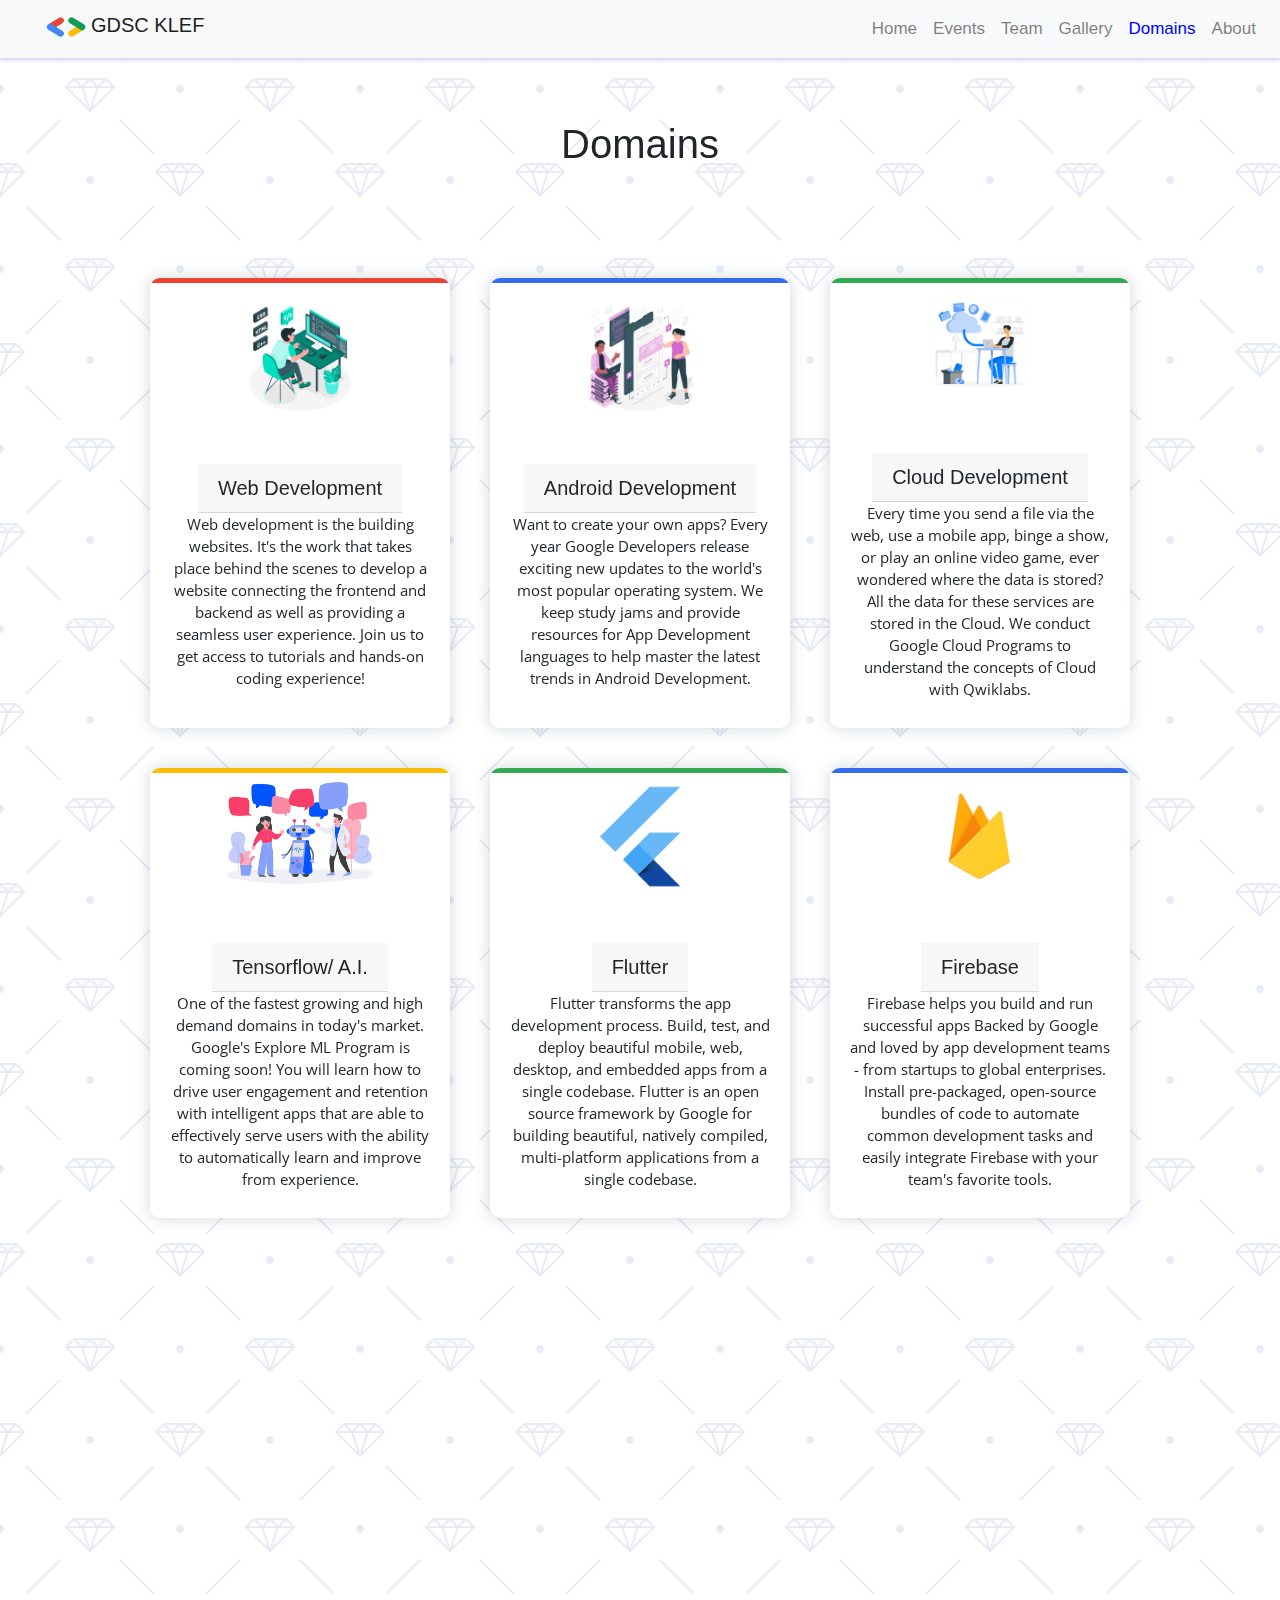
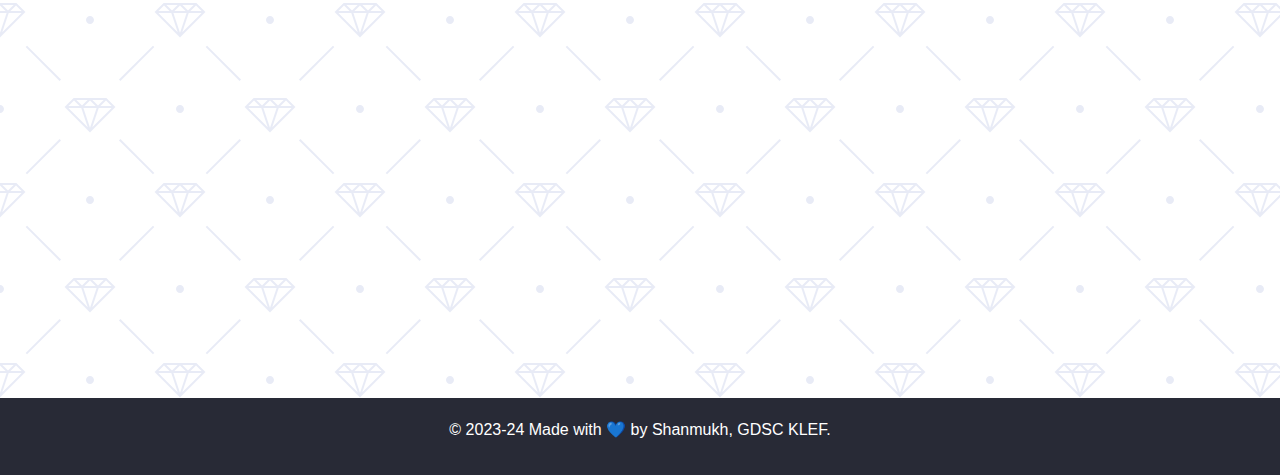
<file: Domains.html>
<!DOCTYPE html>
<html lang="en">
<head>
    <meta charset="UTF-8">
    <meta name="viewport" content="width=device-width, initial-scale=1.0">
    <meta http-equiv="X-UA-Compatible" content="ie=edge">
    <link rel="shortcut icon" href="https://encrypted-tbn0.gstatic.com/images?q=tbn:ANd9GcQ7xKB8fqrlCc_-opCOve3GP1O8p2yExp8XfQkZcN8&s">
    <link rel="stylesheet" href="style.css">
    <link rel="stylesheet" href="domain.css">
    <link rel="stylesheet" href="https://stackpath.bootstrapcdn.com/bootstrap/4.4.1/css/bootstrap.min.css" integrity="sha384-Vkoo8x4CGsO3+Hhxv8T/Q5PaXtkKtu6ug5TOeNV6gBiFeWPGFN9MuhOf23Q9Ifjh" crossorigin="anonymous">
    <link rel="stylesheet" href="https://unpkg.com/aos@next/dist/aos.css" />
    <title>GDSC KL University</title>
</head>
<body class="back">
  <nav class="navbar navbar-expand-md navbar-light bg-light navbar1">
    <a class="navbar-brand title" href="index.html">
      <div class="d-flex flex-row">
        <img src="images/google-dev.png" class="navlogo">
        <h5>GDSC KLEF</h5>
      </div>
    </a>
  
    <button class="navbar-toggler" type="button" data-toggle="collapse" data-target="#navbarNav"
      aria-controls="navbarNav" aria-expanded="false" aria-label="Toggle navigation">
      <span class="navbar-toggler-icon"></span>
    </button>
  
    <div class="collapse navbar-collapse" id="navbarNav">
      <ul class="navbar-nav ml-auto">
          <a class="nav-link" href="index.html">Home</a>
        <li class="nav-item"><a class="nav-link" href="events.html">Events</a></li>
        <li class="nav-item"><a class="nav-link" href="team.html">Team</a></li>
        <li class="nav-item"><a class="nav-link" href="gallery.html">Gallery</a></li>
        <li class="nav-item"><a class="nav-link" href="Domains.html" style="color: blue;">Domains</a></li>
        <li class="nav-item"><a class="nav-link" href="about.html">About</a></li>
      </ul>
    </div>
  </nav>
  
  <!-- End Header -->

  <!-- ======= Hero Section ======= -->
  <section id="hero" class="d-flex align-items-center justify-content-center" style="height: 20vh !important;">

    <div class="container-fluid" data-aos="fade-up">
      <div class="row justify-content-center ">
        <div class="">
          <h1 style="text-align: center;">   Domains</h1>
          <!-- <div data-aos="fade-left" class="box"><img class="tech" src="images/tech-imgs/back.jpg"> -->
            <!-- <h6>Domains we offer to learn and explore</h6> -->
          </div>
          <!-- <h2 style="color: black; margin-top: 0 !important;">Domains which we offer to you <br> to learn and explore</h2> -->
        </div>
      </div>
    </div>
  </section>
  <!-- ======= Hero Section End ======= -->


<div class="cards-parent">
    <div class="cards" data-aos="fade-up">
        <div class="blue-bar web"></div>
        <img class="img-style" src="images/tech-images/web.jpg" alt="">
        <h5 class="card-header">Web Development</h5>
        <p class="card-info">Web development is the building websites. It's the work that takes
            place behind the scenes to develop a website connecting the frontend and backend as well as providing a
            seamless user experience. Join us to get access to tutorials and hands-on coding experience!</p>
    </div>
    <div class="cards" data-aos="fade-up">
        <div class="blue-bar app"></div>
        <img class="img-style" src="images/tech-images/app.jpg" alt="">
        <h5 class="card-header">Android Development</h5>
        <p class="card-info">Want to create your own apps? Every year Google Developers release exciting new updates
            to the world's most popular operating system. We keep study jams and provide resources for App
            Development languages to help master the latest trends in Android Development.</p>
    </div>
    <div class="cards" data-aos="fade-up">
      <div class="blue-bar cloud"></div>
      <img class="img-style" src="images/tech-images/cloud.jpg" alt="">
      <h5 class="card-header">Cloud Development</h5>
      <p class="card-info">Every time you send a file via the web, use a mobile app, binge a show, or play an
          online video game, ever wondered where the data is stored? All the data for these services are stored in
          the Cloud. We conduct Google Cloud Programs to understand the concepts
          of Cloud with Qwiklabs.</p>
    </div>
    <div class="cards" data-aos="fade-up">
      <div class="blue-bar ml"></div>
      <img class="img-style" src="images/tech-images/ml.jpeg" alt="">
      <h5 class="card-header">Tensorflow/ A.I.</h5>
      <p class="card-info">One of the fastest growing and high demand domains in today's market. Google's Explore
          ML Program is coming soon! You will learn how to drive user engagement
          and retention with intelligent apps that are able to effectively serve users with the ability to
          automatically learn and improve from experience.</p>
  </div>
    <div class="cards" data-aos="fade-up">
        <div class="blue-bar flutter"></div>
        <img class="img-style" src="images/tech-images/Flutter.png" alt="">
        <h5 class="card-header">Flutter</h5>
        <p class="card-info">
            Flutter transforms the app development process. Build, test, and deploy beautiful mobile, web, desktop,
            and embedded apps from a single codebase. Flutter is an open source framework by Google for building
            beautiful, natively compiled, multi-platform applications from a single codebase.</p>
    </div>
    <div class="cards" data-aos="fade-up">
      <div class="blue-bar firebase"></div>
      <img class="img-style" src="images/tech-images/firebase.png" alt="">
      <h5 class="card-header">Firebase</h5>
      <p class="card-info">Firebase helps you build
          and run successful apps
          Backed by Google and loved by app development
          teams - from startups to global enterprises. Install pre-packaged, open-source bundles of code to
          automate common development tasks and easily integrate Firebase with your team's favorite tools.</p>
  </div>
    <div class="cards" data-aos="fade-up">
        <div class="blue-bar compi"></div>
        <img class="img-style" src="images/tech-images/compi.jpeg" alt="">
        <h5 class="card-header">Competitive</h5>
        <p class="card-info">Competitive programming is a mind sport usually held over the internet or a local
            network, involving participants trying to program according to provided specifications. Competitive
            programming is recognized and supported by several multi national companies, such
            as Amazon, Google and Facebook.</p>
    </div>
</div>
</body>
<footer><div><p class="credits">&copy; 2023-24 Made with 💙 by Shanmukh, GDSC KLEF.</p></div></footer>

<script src="https://code.jquery.com/jquery-3.4.1.slim.min.js" integrity="sha384-J6qa4849blE2+poT4WnyKhv5vZF5SrPo0iEjwBvKU7imGFAV0wwj1yYfoRSJoZ+n" crossorigin="anonymous"></script>
<script src="https://cdn.jsdelivr.net/npm/popper.js@1.16.0/dist/umd/popper.min.js" integrity="sha384-Q6E9RHvbIyZFJoft+2mJbHaEWldlvI9IOYy5n3zV9zzTtmI3UksdQRVvoxMfooAo" crossorigin="anonymous"></script>
<script src="https://stackpath.bootstrapcdn.com/bootstrap/4.4.1/js/bootstrap.min.js" integrity="sha384-wfSDF2E50Y2D1uUdj0O3uMBJnjuUD4Ih7YwaYd1iqfktj0Uod8GCExl3Og8ifwB6" crossorigin="anonymous"></script>
<script src="https://unpkg.com/aos@next/dist/aos.js"></script>
<script>AOS.init();</script>
</html>
</file>
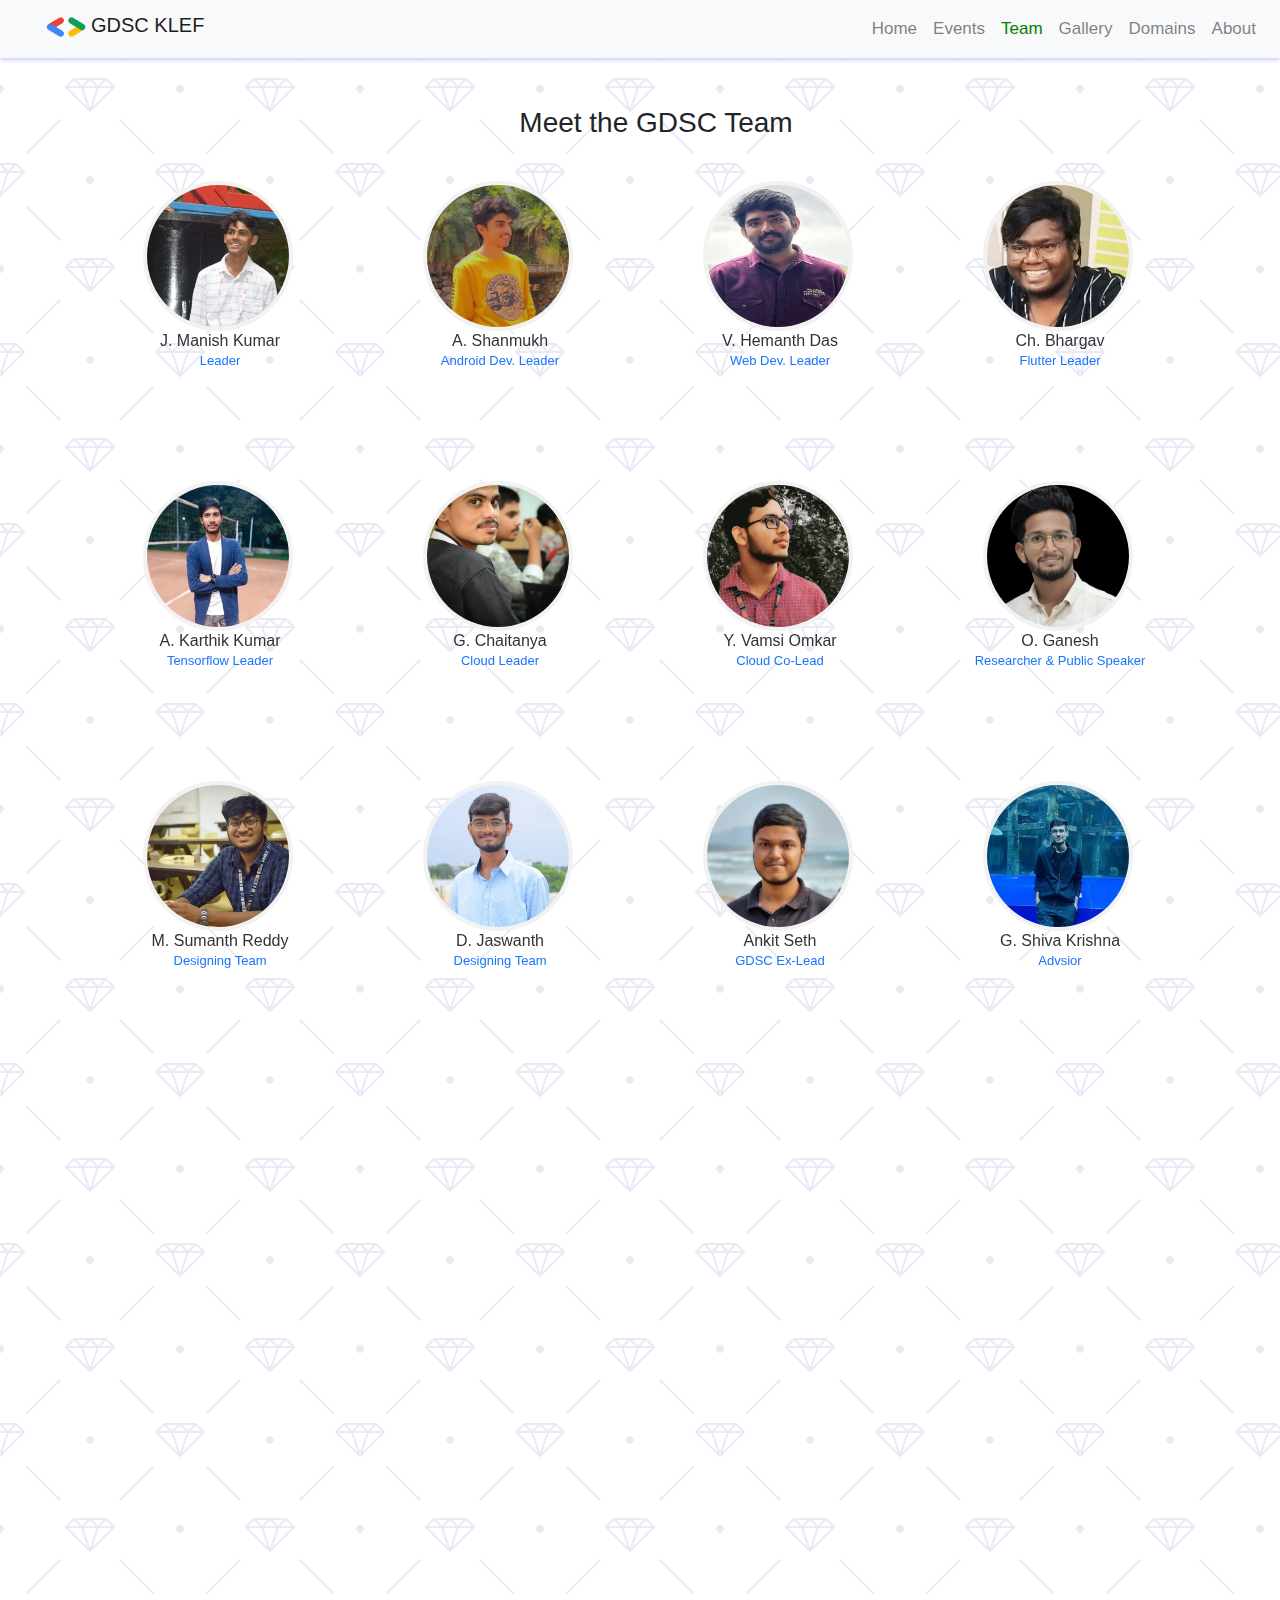
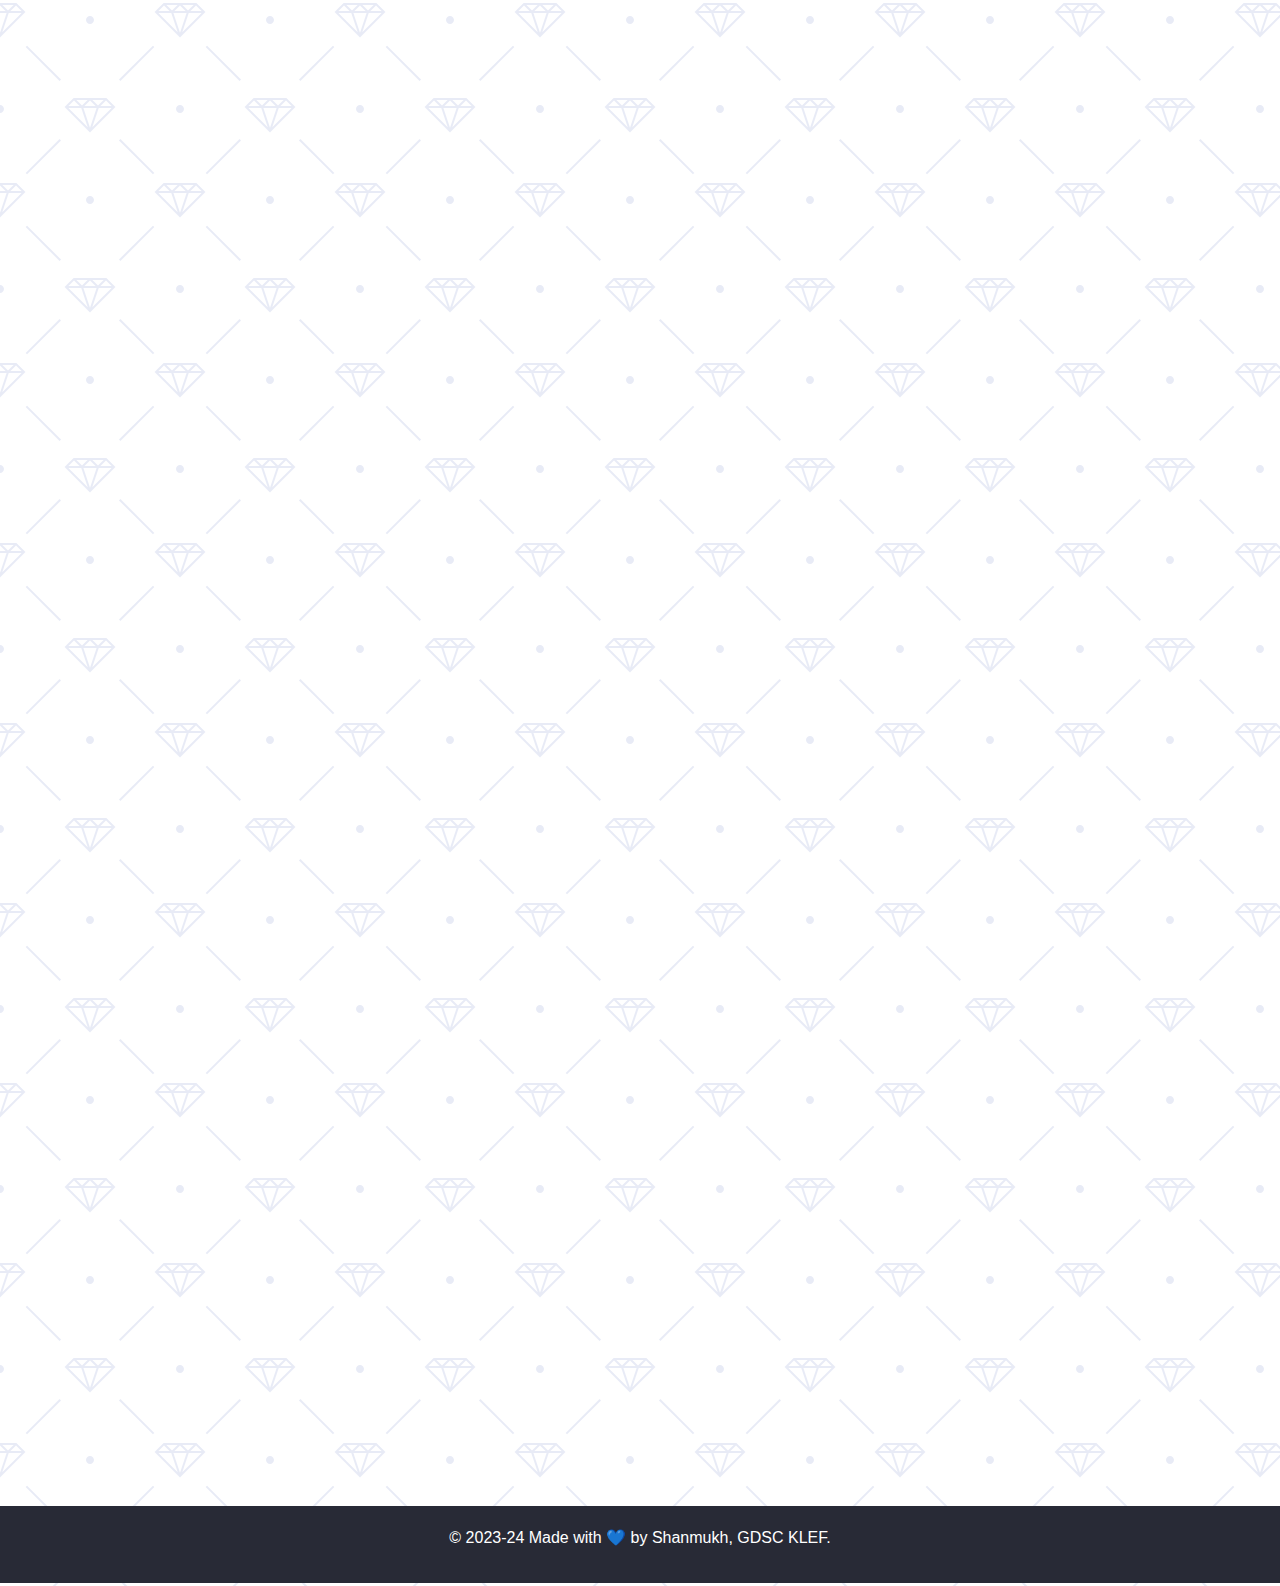
<file: team.html>
<!DOCTYPE html>
<html lang="en">
<head>
    <meta charset="UTF-8">
    <meta name="viewport" content="width=device-width, initial-scale=1.0">
    <meta http-equiv="X-UA-Compatible" content="ie=edge">
    <link rel="shortcut icon" href="https://encrypted-tbn0.gstatic.com/images?q=tbn:ANd9GcQ7xKB8fqrlCc_-opCOve3GP1O8p2yExp8XfQkZcN8&s">
    <link rel="stylesheet" href="style.css">
    <link rel="stylesheet" href="https://stackpath.bootstrapcdn.com/bootstrap/4.4.1/css/bootstrap.min.css" integrity="sha384-Vkoo8x4CGsO3+Hhxv8T/Q5PaXtkKtu6ug5TOeNV6gBiFeWPGFN9MuhOf23Q9Ifjh" crossorigin="anonymous">
    <link rel="stylesheet" href="https://unpkg.com/aos@next/dist/aos.css" />
    <title>GDSC KL University</title>
</head>
<body class="back">
    <nav class="navbar navbar-expand-md navbar-light bg-light navbar1">
        <a class="navbar-brand title" href="index.html">
          <div class="d-flex flex-row">
            <img src="images/google-dev.png" class="navlogo">
            <h5>GDSC KLEF</h5>
          </div>
        </a>
      
        <button class="navbar-toggler" type="button" data-toggle="collapse" data-target="#navbarNav"
          aria-controls="navbarNav" aria-expanded="false" aria-label="Toggle navigation">
          <span class="navbar-toggler-icon"></span>
        </button>
      
        <div class="collapse navbar-collapse" id="navbarNav">
          <ul class="navbar-nav ml-auto">
              <a class="nav-link" href="index.html">Home</a>
            <li class="nav-item"><a class="nav-link" href="events.html">Events</a></li>
            <li class="nav-item"><a class="nav-link" href="team.html" style="color: green;">Team</a></li>
            <li class="nav-item"><a class="nav-link" href="gallery.html">Gallery</a></li>
            <li class="nav-item"><a class="nav-link" href="Domains.html">Domains</a></li>
            <li class="nav-item"><a class="nav-link" href="about.html">About</a></li>
          </ul>
        </div>
      </nav>
      
<div><h3 class="mt-5 ml-6 mb-3 team" style="text-align: center; margin-top: 5rem; margin-left: 2rem; margin-bottom: 3rem;">Meet the GDSC Team</h3></div>
<div class="boxes" >
   <div class="member" data-aos="fade-up">
       <img class="member-img" src="images/team-images/j_manish_kumar_hPALPNy.webp">
       <h6> J. Manish Kumar <br><span class="role">Leader</span></h6>
   </div>
   <div class="member" data-aos="fade-up">
       <img class="member-img" src="images/team-images/shanmukh_anaparthi.jpg">
       <h6>A. Shanmukh<br><span class="role">Android Dev. Leader</span></h6>
   </div>
   <div class="member" data-aos="fade-up">
       <img class="member-img" src="images/team-images/hemanth_das.jpg">
       <h6>V. Hemanth Das<br><span class="role">Web Dev. Leader</span></h6>
   </div>
   <div class="member" data-aos="fade-up">
       <img class="member-img" src="images/team-images/bhargav_chiramdasu_gQZUZZY.webp">
       <h6>Ch. Bhargav<br><span class="role">Flutter Leader</span></h6>
   </div>
   
   <div class="member" data-aos="fade-up">
       <img class="member-img" src="images/team-images/allagadda_karthik_kumar_reddy.webp">
       <h6>A. Karthik Kumar<br><span class="role">Tensorflow Leader</span></h6>
   </div>
   <div class="member" data-aos="fade-up">
    <img class="member-img" src="images/team-images/chaitanya_gopisetty_slopbc3.webp">
    <h6>G. Chaitanya<br><span class="role2">Cloud Leader</span></h6>
</div>
<div class="member" data-aos="fade-up">
       <img class="member-img" src="images/team-images/vamsi_omkar_cYxdPTI.webp">
       <h6>Y. Vamsi Omkar<br><span class="role2">Cloud Co-Lead</span></h6>
   </div>
   <div class="member" data-aos="fade-up">
       <img class="member-img" src="images/team-images/ganesh_oruganti_6ywGLjE.webp">
       <h6>O. Ganesh<br><span class="role2">Researcher & Public Speaker</span></h6>
   </div>
   <div class="member" data-aos="fade-up">
       <img class="member-img" src="images/team-images/sumanth_naidu_mathireddy.webp">
       <h6>M. Sumanth Reddy<br><span class="role2">Designing Team</span></h6>
   </div>
   <div class="member" data-aos="fade-up">
       <img class="member-img" src="images/team-images/dasu_jaswanth.webp">
       <h6>D. Jaswanth<br><span class="role2">Designing Team</span></h6>
   </div>
<div class="member" data-aos="fade-up">
    <img class="member-img" src="images/team-images/ankit_seth.webp">
       <h6>Ankit Seth<br><span class="role2">GDSC Ex-Lead</span></h6>
</div>
<div class="member" data-aos="fade-up">
    <img class="member-img" src="images/team-images/shiva_krishna.webp">
    <h6>G. Shiva Krishna<br><span class="role2">Advsior</span></h6>
</div>

<div class="member" data-aos="fade-up">
    <img class="member-img" src="images/team-images/mulaguri_asish_tony_nEAAOcN.webp">
    <h6>M. Asish Tony<br><span class="role2">Advisor</span></h6>
</div>

<div class="member" data-aos="fade-up">
    <img class="member-img" src="images/team-images/kowshik_vedantham.webp">
    <h6>V. Kowshik<br><span class="role2">Event Management</span></h6>
</div>
<div class="member" data-aos="fade-up">
    <img class="member-img" src="images/team-images/janaekiram_gudigunta.webp">
    <h6>G. Janaekiram<br><span class="role2">Outreach Manager</span></h6>
</div>
<div class="member" data-aos="fade-up">
    <img class="member-img" src="images/team-images/taraswi_jampana_9Gjmeo6.webp">
    <h6>J. Taraswi<br><span class="role2">Content Creator</span></h6>
</div>
<div class="member" data-aos="fade-up">
    <img class="member-img" src="images/team-images/bollineni_kathyayani_paJ1mSv.webp">
    <h6>B. Kathyayani<br><span class="role2">Outreach & PR</span></h6>
</div>
<div class="member" data-aos="fade-up">
    <img class="member-img" src="images/team-images/meghana_jakkula.webp">
    <h6>J. Meghana<br><span class="role2">Outreach & PR</span></h6>
</div>
<div class="member" data-aos="fade-up">
    <img class="member-img" src="images/team-images/mohana_swathi_riZLJOx.webp">
    <h6>B. Mohana Swathi<br><span class="role2">Drafting Team</span></h6>
</div>
<div class="member" data-aos="fade-up">
    <img class="member-img" src="images/team-images/manish_abhi_sai.p.webp">
    <h6>P. Manish Abhi<br><span class="role">Logistics Manager</span></h6>
</div>
<div class="member" data-aos="fade-up">
    <img class="member-img" src="images/team-images/manish_raj_jzKd83f.webp">
    <h6>Manish Raj<br><span class="role">Android Developer</span></h6>
</div>

<div class="member" data-aos="fade-up">
    <img class="member-img" src="images/team-images/ashraf_shaik_zkKMbqK.webp">
    <h6>Ashraf Shaik<br><span class="role">Tensorflow Developer</span></h6>
</div>

<div class="member" data-aos="fade-up">
    <img class="member-img" src="images/team-images/yasir_ahmed_shaik_8nkvR2h.webp">
    <h6>Yasir Ahmed<br><span class="role">Flutter Developer</span></h6>
</div>
<div class="member" data-aos="fade-up">
    <img class="member-img" src="images/team-images/yagnesh.jpeg">
    <h6>Yagneshwar Chinni<br><span class="role">Designing Team</span></h6>
</div>
<div class="member" data-aos="fade-up">
    <img class="member-img" src="images/team-images/potti_thanmayie.webp">
    <h6>P. Thanmayie<br><span class="role">Sponsor & Fundraiser</span></h6>
</div>

<div class="member" data-aos="fade-up">
    <img class="member-img" src="images/team-images/aashritha_indukuri.webp">
    <h6>I. Aashritha<br><span class="role">Event Management</span></h6>
</div>

<div class="member" data-aos="fade-up">
    <img class="member-img" src="images/team-images/jashini_shyni_mallidi_ngfaeNr.webp">
    <h6>M. Jashini Shyni<br><span class="role">Research & Analysis</span></h6>
</div>

<div class="member" data-aos="fade-up">
    <img class="member-img" src="images/team-images/lingam_v_v_s_n_manasvinee.webp">
    <h6>V V S N Manaswinee<br><span class="role">External Relations</span></h6>
</div>

<div class="member" data-aos="fade-up">
    <img class="member-img" src="images/team-images/hrulekha_adiraju.webp">
    <h6>A. Hrulekha<br><span class="role">Jr. Web Developer</span></h6>
</div>

<div class="member" data-aos="fade-up">
    <img class="member-img" src="images/team-images/aasritha_mandadapu_8SPosQE.webp">
    <h6>M. Aashritha<br><span class="role">Tensorflow Developer</span></h6>
</div>

<div class="member" data-aos="fade-up">
    <img class="member-img" src="images/team-images/muppuri_mary_santha_kumari.webp">
    <h6>M. Mary Santha Kumari<br><span class="role">Drafting Team</span></h6>
</div>

<div class="member" data-aos="fade-up">
    <img class="member-img" src="images/team-images/chilakala_bhavya_nageswari.webp">
    <h6>Ch. Bhavya<br><span class="role">Drafting Team</span></h6>
</div>
<!-- <div class="member" data-aos="fade-up">
    <img class="member-img" src="">
    <h6>name<br><span class="role">Core Team</span></h6>
    <div class="allicons">
    <a href=""><img class="icons" src="icons/linkedin.png"></a>
    <a href=""><img class="icons" src="icons/twitter.png"></a>
    <a href=""><img class="icons" src="icons/github-image.png"></a>
    </div>
</div> -->
<div class="member" data-aos="fade-up">
    <img class="member-img" src="images/team-images/gayatri_namuduri_kAb87UM.webp">
    <h6>N. Gayathri<br><span class="role">Research & Analysis</span></h6>
</div>

<div class="member" data-aos="fade-up">
    <img class="member-img" src="images/team-images/rishitha_garikipati_K0NHRAO.webp">
    <h6>G. Rishitha<br><span class="role">Community Manager</span></h6>
</div>

<div class="member" data-aos="fade-up">
    <img class="member-img" src="images/team-images/bhavya_aleti.webp">
    <h6>A. Bhavya<br><span class="role">Marketing Team</span></h6>
</div>
<!--end-->
</div>
</body>
<footer><div class="credits"><p>&copy; 2023-24 Made with 💙 by Shanmukh, GDSC KLEF.</p></div></footer>
<script src="https://code.jquery.com/jquery-3.4.1.slim.min.js" integrity="sha384-J6qa4849blE2+poT4WnyKhv5vZF5SrPo0iEjwBvKU7imGFAV0wwj1yYfoRSJoZ+n" crossorigin="anonymous"></script>
<script src="https://cdn.jsdelivr.net/npm/popper.js@1.16.0/dist/umd/popper.min.js" integrity="sha384-Q6E9RHvbIyZFJoft+2mJbHaEWldlvI9IOYy5n3zV9zzTtmI3UksdQRVvoxMfooAo" crossorigin="anonymous"></script>
<script src="https://stackpath.bootstrapcdn.com/bootstrap/4.4.1/js/bootstrap.min.js" integrity="sha384-wfSDF2E50Y2D1uUdj0O3uMBJnjuUD4Ih7YwaYd1iqfktj0Uod8GCExl3Og8ifwB6" crossorigin="anonymous"></script>
<script src="https://unpkg.com/aos@next/dist/aos.js"></script>
<script>AOS.init();</script>
</html>
</file>
<file: style.css>
body {
    margin: 0;
    padding: 0;
}

nav.navbar {
    width: 100%;
    font-size: 17px;
}
.navlogo{
    height:20px;
    width:40px;
    margin:4px 5px 0px 30px;
}
.navlinks{
    float:right;
    margin-left:auto;
    margin-right:100px;
}
.btnlink{width:220px;}
.navbar1{ box-shadow: #ccccff 0px 2px 4px; }
h2{
    font-size:40px;
    color:#443662;
}
.card1{
    padding:50px;
    margin:45px 45px 15px 45px;
    float:left;
    border-radius:15px;
    box-shadow: #e6e6ff  10px 10px 10px;
    background-color: #ffffff;
    border: 2px solid #f2f2f2;
    height:auto;
}
.card:hover{
    box-shadow: #e6e6ff  20px 20px 20px;
    transform:scale(1.05)
}


.video{
    width:500px;
    height:300px;
    margin-top:80px;
    margin-right:40px;

}
.img-ill2{
    position: absolute;
    z-index:-1;
    float:right;
    margin-top:300px;
}
.back{background-color:#ffffff;
    background-image: url("data:image/svg+xml,%3Csvg width='180' height='180' viewBox='0 0 180 180' xmlns='http://www.w3.org/2000/svg'%3E%3Cpath d='M81.28 88H68.413l19.298 19.298L81.28 88zm2.107 0h13.226L90 107.838 83.387 88zm15.334 0h12.866l-19.298 19.298L98.72 88zm-32.927-2.207L73.586 78h32.827l.5.5 7.294 7.293L115.414 87l-24.707 24.707-.707.707L64.586 87l1.207-1.207zm2.62.207L74 80.414 79.586 86H68.414zm16 0L90 80.414 95.586 86H84.414zm16 0L106 80.414 111.586 86h-11.172zm-8-6h11.173L98 85.586 92.414 80zM82 85.586L87.586 80H76.414L82 85.586zM17.414 0L.707 16.707 0 17.414V0h17.414zM4.28 0L0 12.838V0h4.28zm10.306 0L2.288 12.298 6.388 0h8.198zM180 17.414L162.586 0H180v17.414zM165.414 0l12.298 12.298L173.612 0h-8.198zM180 12.838L175.72 0H180v12.838zM0 163h16.413l.5.5 7.294 7.293L25.414 172l-8 8H0v-17zm0 10h6.613l-2.334 7H0v-7zm14.586 7l7-7H8.72l-2.333 7h8.2zM0 165.414L5.586 171H0v-5.586zM10.414 171L16 165.414 21.586 171H10.414zm-8-6h11.172L8 170.586 2.414 165zM180 163h-16.413l-7.794 7.793-1.207 1.207 8 8H180v-17zm-14.586 17l-7-7h12.865l2.333 7h-8.2zM180 173h-6.613l2.334 7H180v-7zm-21.586-2l5.586-5.586 5.586 5.586h-11.172zM180 165.414L174.414 171H180v-5.586zm-8 5.172l5.586-5.586h-11.172l5.586 5.586zM152.933 25.653l1.414 1.414-33.94 33.942-1.416-1.416 33.943-33.94zm1.414 127.28l-1.414 1.414-33.942-33.94 1.416-1.416 33.94 33.943zm-127.28 1.414l-1.414-1.414 33.94-33.942 1.416 1.416-33.943 33.94zm-1.414-127.28l1.414-1.414 33.942 33.94-1.416 1.416-33.94-33.943zM0 85c2.21 0 4 1.79 4 4s-1.79 4-4 4v-8zm180 0c-2.21 0-4 1.79-4 4s1.79 4 4 4v-8zM94 0c0 2.21-1.79 4-4 4s-4-1.79-4-4h8zm0 180c0-2.21-1.79-4-4-4s-4 1.79-4 4h8z' fill='%23c5cee8' fill-opacity='0.4' fill-rule='evenodd'/%3E%3C/svg%3E");
}
.dsclogo{
    width:500px;
    margin-top:20px;
}
.blue{color:#1a75ff;font-size:20px;}
/* .wave{z-index:-1;} */

.wave{
    margin-top: -60px;
}
.boxes{
    display:flex;
    flex-direction: row;
    flex-wrap:wrap;
    justify-content: center;
    align-items: center;
    position:relative;
}
.box{
    height:130px;
    width:130px;
    margin:20px;
    border-radius:5px;
    padding:10px;
    background-color: #ffff;
    box-shadow:  #005ce6 8px 8px;
}
.backg{
    background-color: #3366ff;
    height:auto;
    padding-bottom:40px;
}
.tech{
    height:90px;
    width:90px;
    margin-left:12px;
}
span{
    font-size:13px; margin-left:20px;
}
.box:hover{transform:scale(1.1);}
h3{
    margin-left:100px;
    margin-top:35px;
}
.team{
    margin-left:170px;
}
.member{
    height:260px;
    width:240px;
    padding:5px;
    margin:20px;
    border-radius:5px;
}
.member-img{
    height:150px;
    width:150px;
    margin-left:38px;
    border-radius:50%;
    border:solid 4px #f2f2f2;
}
.icons{ margin-left:5px;
height:18px;
width:18px;
opacity:0.7;
}
iframe{
margin:20px;
width:700px;
height:400px;
}
.allicons{display:inline-block; margin-left:25px;}
.cards{margin-left: 75px;}
.space{ height:100px;}
.about{margin:100px 0px 0px 100px; max-width:600px;}
.mentors{margin-left:0px;}
.ment{margin-left:100px;}
.logo2{ height:50px; width:100px;
margin:40px;}
.logo3{height:80px; width:80px;}
.events{
    display:flex;
    flex-direction: row;
    flex-wrap:wrap;
    align-items: center;
    justify-content: center;
    margin:auto;
    max-width:700px;
}
.main-el{display:flex; flex-direction:row;}

h6{
color:#333333;
text-align: center;
line-height: 5em;}
.event{
    height:auto;
    width:auto;
    background-color: #ffffff;
    margin:40px 40px 0px 0px;
    border-radius:5px;
    box-shadow:#ccccff 5px 5px 5px;
    padding:20px;
    }
footer{
    bottom:0;
    height:77px;
    width: 100%;
    background-color:#282a36;
    color:#ffff;
    font-size:16px;
    display:flex;
    flex-direction:column;
    }
.credits{
    margin-top:250px;
    padding:20px;
    text-align: center;
}
.bodyevents{background-color: #ffffff;}

.center{margin:auto;text-align: center;}
li:hover {background-color:#e6e6e6; border-radius:5px;}
.eve{height:100px; width:100px;}
.date{font-size: 11px;}
.flexbox{
    display:flex;
    flex-wrap: wrap;
    float:center;
    flex-direction: row;
}
.icons2{height:25px; width:25px;margin:8px;}
.allicons2{display:inline-block;}
.logos{margin:150px 0px 0px 50px;}
.mentors-text{margin-left:100px; margin-top:20px;}
.contact{width:400px;margin-top:50px;
margin-left:500px; margin-right:500px;}
.post{font-size: 12px; font-family: arial;
text-align: center; color:#00994d; font-weight: bolder;}
i{margin:5px;}
.role{color:#1a75ff;font-size:13px;
margin-top:0px;
margin-left:0px;}

.role2{color:#1a75ff;font-size:13px;
    margin-top:0px;
    margin-left:0px;}
    
@media screen and (max-width: 500px){
.card1{margin:35px 20px 25px 20px; padding:35px; }
.team{margin:auto; text-align:center;}
.dsclogo{display: block;
        margin-left: auto;
        margin-right: auto;
    width:80%;
}
nav.navbar {width: 100%;}
.boxes{margin:auto;}
.about{margin:45px 20px 0px 20px; padding:25px;}
footer{margin-top:700px; width: 100%;}
.navlinks{margin-right:150px; }
.eve{display:none;}
.hod1, .hod{margin:auto;}
.member{margin:10px auto 15px auto;}
.cards{margin-left:0px;}
.logos{margin:0px 0px 20px 0px;}
.mentors-text{ text-align: center; margin:auto;
margin-bottom:30px;margin-top:15px;}
.contact{margin-top:80px; width:auto;}
.main-el{display:flex;
flex-direction:column;}
.center{width:100%;justify-content: center; align-items: center;}
.center iframe{
    width:100%;
    margin: 20px;
    padding: 20px;
}

/*
.video{
    width:300px;
    height:200px;
    margin-top:40px;
    margin-right:0px;

} */
}
</file>
<file: domain.css>
@import url("https://fonts.googleapis.com/css2?family=Open+Sans:ital,wght@0,300;0,400;0,500;0,600;0,700;0,800;1,300;1,400;1,500;1,600;1,700;1,800&family=Poppins:ital,wght@0,100;0,200;0,300;0,400;0,500;0,600;0,700;0,800;0,900;1,100;1,200;1,300;1,400;1,500;1,600;1,700;1,800;1,900&display=swap");

p {
  margin: 0;
}

.domains {
  display: grid;
  place-items: center;
  margin-top: 50px;
  margin-bottom: 30px;
}

.domain-header {
  font-family: "Poppins";
  font-weight: 500;
  font-size: 40pt;
  letter-spacing: -2px;
}

.domain-subheader {
  font-family: "Open Sans";
  color: gray;
}

.cards-parent {
  display: flex;
  justify-content: center;
  align-items: center;
  flex-wrap: wrap;
  padding: 20px;
}

.cards {
  width: 300px;
  height: 450px;
  border-radius: 10px;
  box-shadow: 0 0 15px rgba(99, 114, 130, 0.3);
  transition: all ease 0.3s;
  display: flex;
  justify-content: center;
  align-items: center;
  flex-direction: column;
  position: relative;
  overflow: hidden;
  padding: 0 20px;
  margin: 20px;
  background-color: white;
}

.cards:hover {
  box-shadow: 2px 2px 30px rgba(4, 15, 49, 0.08);
  transform: scale(1.01);
}

.blue-bar {
  height: 20px;
  width: 200%;
  background: #346cf0;
  border-radius: 100px;
  position: absolute;
  top: -15px;
}

.cards-header {
  font-family: "Poppins";
  font-weight: 400;
  font-size: 18pt;
  margin-bottom: 20px;
  letter-spacing: -1px;
  background-color: blue;
}

.card-info {
  text-align: center;
  font-family: "Open Sans";
  font-size: 11pt;
}

.img-style {
  height: 25%;
  margin-bottom: 50px;
}

.web {
  background-color: #ea4335;
}

.app {
  background-color: #346cf0;
}

.cloud {
  background-color: #34a853;
}

.ml {
  background-color: #fbbc04;
}

.firebase {
  background-color: #346cf0;
}

.flutter {
  background-color: #34a853;
}

.cyber-sec {
  background-color: #ea4335;
}

.compi {
  background-color: #fbbc04;
}

/* Custom */

/* width */
::-webkit-scrollbar {
  width: 8px;
}

/* Track */
::-webkit-scrollbar-track {
  background: #f1f1f1;
}

/* Handle */
::-webkit-scrollbar-thumb {
  background: #888;
}

/* Handle on hover */
::-webkit-scrollbar-thumb:hover {
  background: #555;
}
</file>
